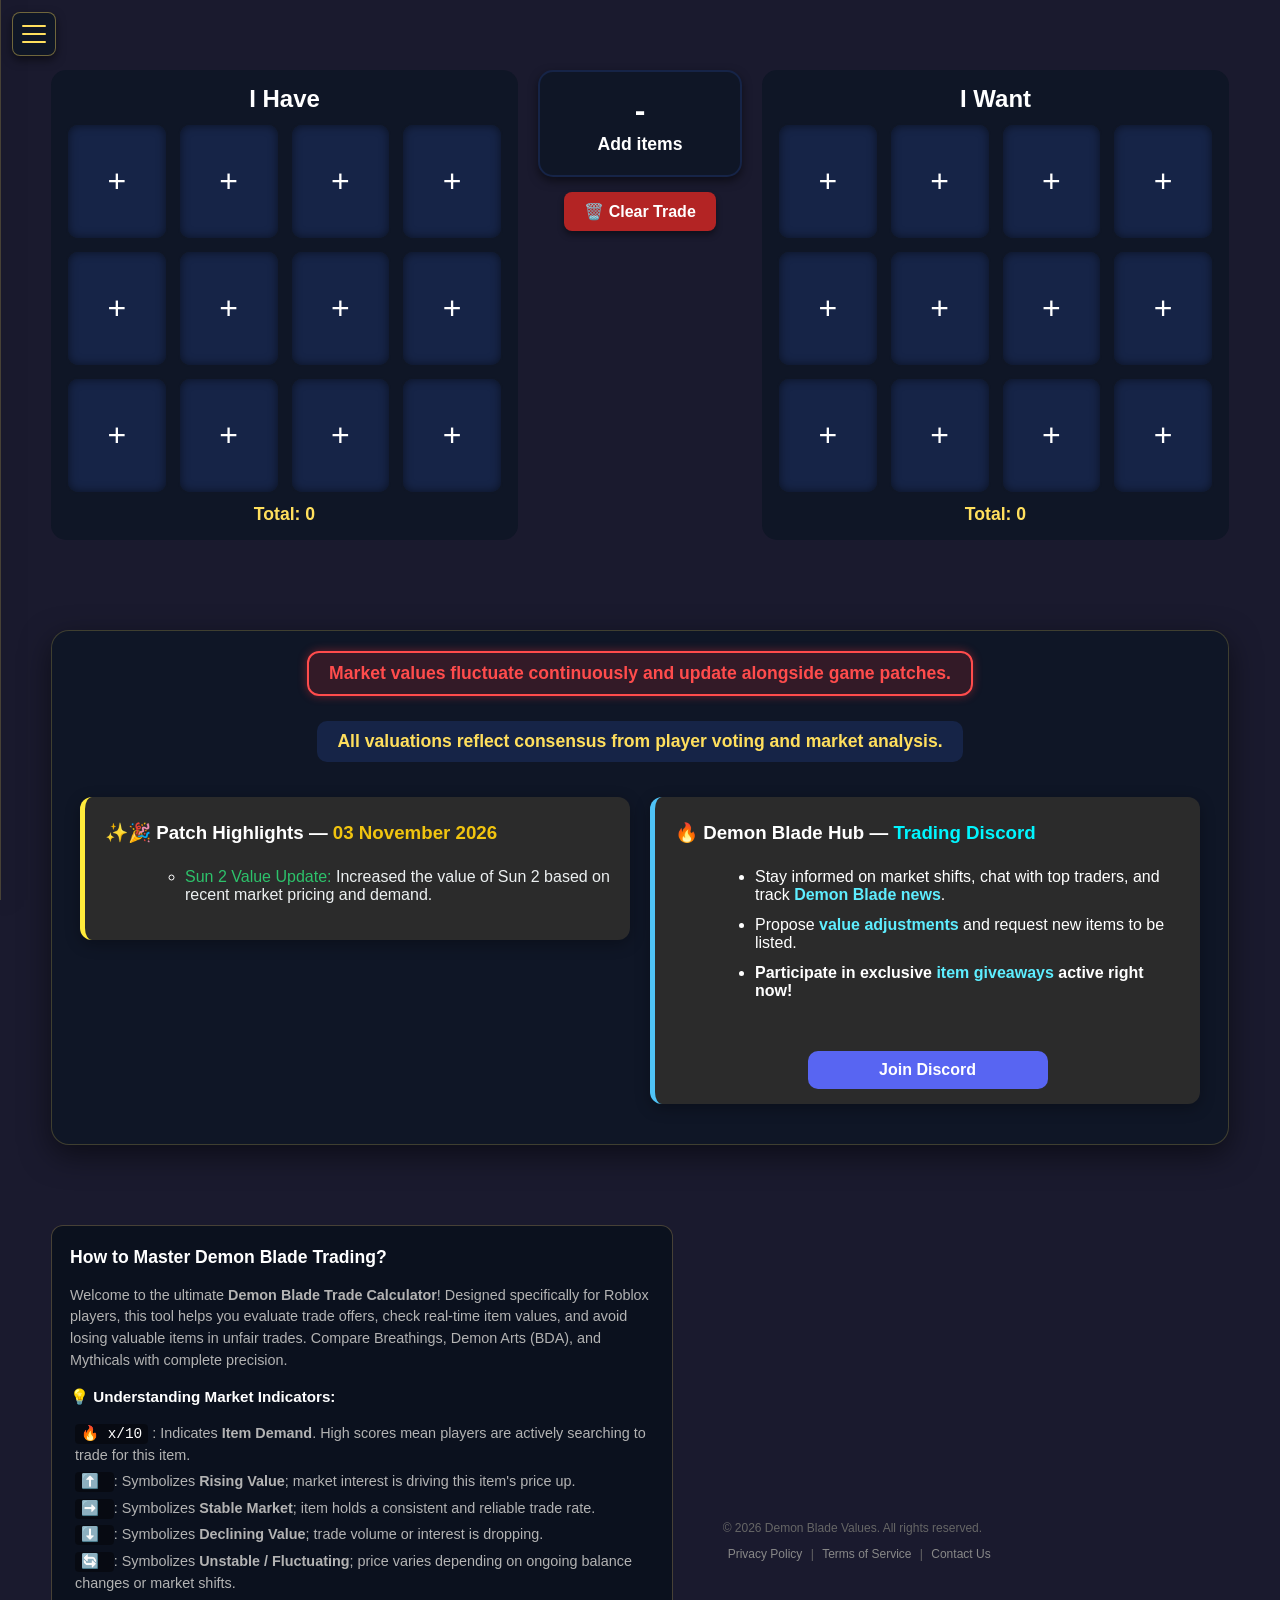
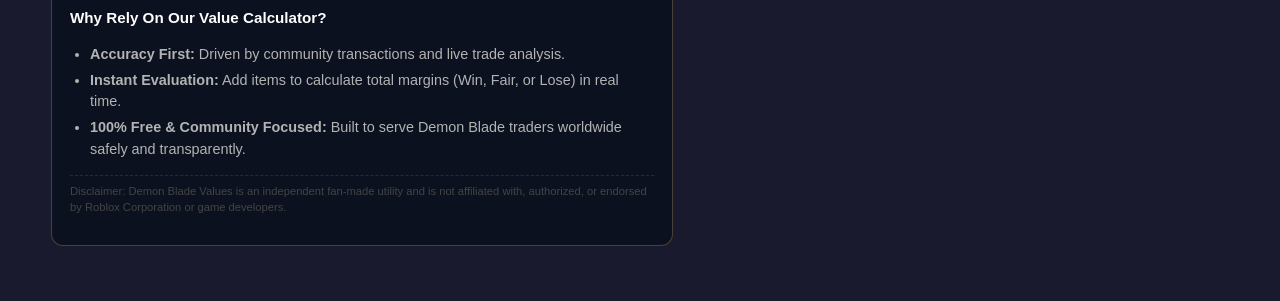
<file: index.html>
<!DOCTYPE html>
<html lang="en">
<head>
<meta charset="UTF-8">
<meta name="viewport" content="width=device-width, initial-scale=1.0">    
<title>Demon Blade Trade Calculator & Value Guide — Trading Hub</title>

<!-- Canonical URL الصريح والمطابق للموقع الجديد -->
<link rel="canonical" href="https://demon-blade-values.vercel.app/">
<link rel="icon" type="image/png" href="/images/favicon.png">
<link rel="shortcut icon" type="image/png" href="/images/favicon.png">
<link rel="apple-touch-icon" href="/images/favicon.png">
  
<meta name="description" content="Calculate real-time trade values for Demon Blade on Roblox. Check demand ratings, price trends, and item values for Moon, Sun, Breathings, BDAs, and Mythical items. Updated 2026.">
<meta name="keywords" content="demon blade trade calculator, demon blade values 2026, demon blade roblox value list, breathing style values, blood demon art values, demon blade tier list, moon breathing trade value, sun breathing value">

<!-- Open Graph / Facebook -->
<meta property="og:title" content="Demon Blade Trade Value Calculator & Tier List 2026">
<meta property="og:description" content="Analyze fair trades, track item demand rates, and discover up-to-date Demon Blade trading values for Roblox players.">
<meta property="og:image" content="https://res.cloudinary.com/dmzlyizfv/image/upload/v1761776738/Capture_d_%C3%A9cran_2025-10-29_232519_zrnwtp.jpg">
<meta property="og:type" content="website">
<meta property="og:url" content="https://demon-blade-values.vercel.app/">

<!-- Twitter -->
<meta name="twitter:card" content="summary_large_image">
<meta name="twitter:title" content="Demon Blade Trade Value Calculator & Tier List 2026">
<meta name="twitter:description" content="Analyze fair trades, track item demand rates, and discover up-to-date Demon Blade trading values for Roblox players.">
<meta name="twitter:image" content="https://res.cloudinary.com/dmzlyizfv/image/upload/v1761776738/Capture_d_%C3%A9cran_2025-10-29_232519_zrnwtp.jpg">

<!-- Google Analytics -->
<script async src="https://www.googletagmanager.com/gtag/js?id=G-79HD66FNCK"></script>
<script>
  window.dataLayer = window.dataLayer || [];
  function gtag(){dataLayer.push(arguments);}
  gtag('js', new Date());
  gtag('config', 'G-79HD66FNCK');
</script>

<!-- Schema Structured Data (Organization) -->
<script type="application/ld+json">
{
  "@context": "https://schema.org",
  "@type": "Organization",
  "name": "Demon Blade Values",
  "url": "https://demon-blade-values.vercel.app/",
  "logo": "https://demon-blade-values.vercel.app/images/favicon.png",
  "sameAs": [
    "https://discord.gg/zU2vV78j2F"
  ]
}
</script>

<!-- Schema Structured Data (WebSite) -->
<script type="application/ld+json">
{
  "@context": "https://schema.org",
  "@type": "WebSite",
  "name": "Demon Blade Trade Calculator",
  "url": "https://demon-blade-values.vercel.app/",
  "image": "https://res.cloudinary.com/dmzlyizfv/image/upload/v1761776738/Capture_d_%C3%A9cran_2025-10-29_232519_zrnwtp.jpg",
  "description": "Interactive trading value hub and calculator for Demon Blade Roblox players."
}
</script>

<!-- Schema Structured Data (FAQ Page for Better Search Visibility) -->
<script type="application/ld+json">
{
  "@context": "https://schema.org",
  "@type": "FAQPage",
  "mainEntity": [
    {
      "@type": "Question",
      "name": "How does the Demon Blade Trade Calculator work?",
      "acceptedAnswer": {
        "@type": "Answer",
        "text": "Simply select items for both 'You' and 'Them' columns. The tool automatically sums up total values, calculates win/loss margins, and advises if a trade is a Win, Fair, or Loss."
      }
    },
    {
      "@type": "Question",
      "name": "Are item demand values updated regularly?",
      "acceptedAnswer": {
        "@type": "Answer",
        "text": "Yes, trading metrics and demand scores (out of 10) are adjusted based on community feedback and active market trends."
      }
    }
  ]
}
</script>

<!-- ربط ملف CSS -->
<link rel="stylesheet" href="css.css">

</head>
<body>

<div class="container">
  <div class="column" id="player">
    <div class="title" style="text-align: justify;">I Have</div>
    <div class="grid" id="playerGrid"></div>
    <div class="total" id="playerTotal">Total: 0</div>
  </div>
  <div class="center-column">
    <div id="tradeStatusBox">
      <div id="statusTitle" style="color: white;">-</div>
      <div id="statusDiff">Add items</div>
    </div>
    <button id="clearTradeBtn">🗑️ Clear Trade</button>
  </div>
  <div class="column" id="opponent">
    <div class="title">I Want</div>
    <div class="grid" id="opponentGrid"></div>
    <div class="total" id="opponentTotal">Total: 0</div>
  </div>
</div>

<div id="itemModal" class="modal">
  <div class="modal-content">
    <div class="modal-header">
      <div class="search-container">
        <input type="text" id="searchInput" placeholder="Search item..." class="search-input" /> 
        <button id="closeModal" class="close-btn">✖</button>
      </div>
      <div class="sort-bar" style="display: flex; gap: 10px; margin-top: 5px;"></div>
    </div>
    <div class="available-items-section">
      <div class="available-items-header">
        <span>Available Items</span> 
        <span class="item-count">0</span>
      </div>
      <div id="modalItems" class="modal-grid"></div>
    </div>
  </div>
</div>

<!-- حاوية التعليقات والتحديثات والديسكورد المدمجة -->
<div id="commentsSection">
    
    <!-- الجمل التنبيهية -->
    <div id="refreshNotice"><strong>Market values fluctuate continuously and update alongside game patches.</strong></div>
    <div id="commentNotice"><strong>All valuations reflect consensus from player voting and market analysis.</strong></div>
    
    <div class="boxes-wrapper">
      <!-- بوكس التحديثات -->
     <!-- بوكس التحديثات -->
    <div class="updates-box">
    <h3>✨🎉 Patch Highlights — <span style="color: #f1c40f;">03 November 2026</span></h3>
    <ul>
        <li style="list-style-type: none;">
            <ul>
                <li><span style="color: #2dc26b;">Sun 2 Value Update:</span> <span style="color: #ecf0f1;">Increased the value of Sun 2 based on recent market pricing and demand.</span></li>
            </ul>
        </li>
    </ul>
</div>

      <!-- بوكس الديسكورد -->
      <div class="discord-box">
          <h3>🔥 Demon Blade Hub — <span style="color: #00f6ff;"> Trading Discord</span></h3>
          <ul>
              <li>Stay informed on market shifts, chat with top traders, and track <span style="color: #5eeeff;"><b>Demon Blade news</b></span>.</li>
              <li>Propose <span style="color: #5eeeff;"><b>value adjustments</b></span> and request new items to be listed.</li>
              <li><b>Participate in exclusive <span style="color: #5eeeff;">item giveaways</span> active right now!</b></li>
          </ul>
          <a href="https://discord.gg/zU2vV78j2F" target="_blank" rel="noopener">Join Discord</a>
      </div>
    </div>
</div>
 
<div class="footer-container">

    <section class="info-section">
        <h2>How to Master Demon Blade Trading?</h2>
        <p>Welcome to the ultimate <strong>Demon Blade Trade Calculator</strong>! Designed specifically for Roblox players, this tool helps you evaluate trade offers, check real-time item values, and avoid losing valuable items in unfair trades. Compare Breathings, Demon Arts (BDA), and Mythicals with complete precision.</p>
        
        <h3>💡 Understanding Market Indicators:</h3>
        <ul style="list-style-type: none; padding-left: 5px;">
            <li><span class="indicator-explain">🔥 x/10</span> : Indicates <strong>Item Demand</strong>. High scores mean players are actively searching to trade for this item.</li>
            <li><span class="indicator-explain">⬆️ </span> : Symbolizes <strong>Rising Value</strong>; market interest is driving this item's price up.</li>
            <li><span class="indicator-explain">➡️ </span> : Symbolizes <strong>Stable Market</strong>; item holds a consistent and reliable trade rate.</li>
            <li><span class="indicator-explain">⬇️ </span> : Symbolizes <strong>Declining Value</strong>; trade volume or interest is dropping.</li>
            <li><span class="indicator-explain">🔄 </span> : Symbolizes <strong>Unstable / Fluctuating</strong>; price varies depending on ongoing balance changes or market shifts.</li>
        </ul>
        
        <h3>Why Rely On Our Value Calculator?</h3>
        <ul>
            <li><strong>Accuracy First:</strong> Driven by community transactions and live trade analysis.</li>
            <li><strong>Instant Evaluation:</strong> Add items to calculate total margins (Win, Fair, or Lose) in real time.</li>
            <li><strong>100% Free & Community Focused:</strong> Built to serve Demon Blade traders worldwide safely and transparently.</li>
        </ul>
        
        <p class="disclaimer">Disclaimer: Demon Blade Values is an independent fan-made utility and is not affiliated with, authorized, or endorsed by Roblox Corporation or game developers.</p>
    </section>

    <footer class="site-footer">
        <p>© 2026 Demon Blade Values. All rights reserved.</p>
        <div class="footer-links">
            <a href="privacy.html" target="_blank">Privacy Policy</a> | 
            <a href="terms.html" target="_blank">Terms of Service</a> | 
            <a href="contact.html" target="_blank">Contact Us</a>
        </div>
    </footer>

</div>

<!-- ربط ملف JavaScript -->
<script src="js.js"></script>
  
<!-- Navigation Toggle Button -->
<button class="sidebar-toggle-btn" id="sidebarToggle" aria-label="Toggle Navigation">
  <div class="hamburger-box">
    <span class="hamburger-bar"></span>
    <span class="hamburger-bar"></span>
    <span class="hamburger-bar"></span>
  </div>
</button>

<!-- Navigation Menu Bar -->
<aside class="floating-sidebar" id="floatingSidebar">
  <div class="sidebar-inner">
    <!-- Top Main Links -->
    <nav class="sidebar-nav">
      <a href="index.html" class="sidebar-link active">
        <span class="icon">⚖️</span> Trade Calculator
      </a>
      <a href="coming-soon.html" class="sidebar-link">
      <span class="icon">⚔️</span> Raids & Bosses
      </a>
      <a href="https://discord.gg/zU2vV78j2F" target="_blank" class="sidebar-link">
        <span class="icon">💬</span> Discord Community
      </a>
    </nav>

    <!-- Bottom Extra Links (Only visible when open) -->
    <div class="sidebar-footer-links">
      <a href="contact.html">Contact Us</a>
      <span class="sep">•</span>
      <a href="privacy.html">Privacy Policy</a>
      <span class="sep">•</span>
      <a href="terms.html">Terms</a>
    </div>
  </div>
</aside>

<div class="sidebar-backdrop" id="sidebarBackdrop"></div>
</body>
</html>
</file>
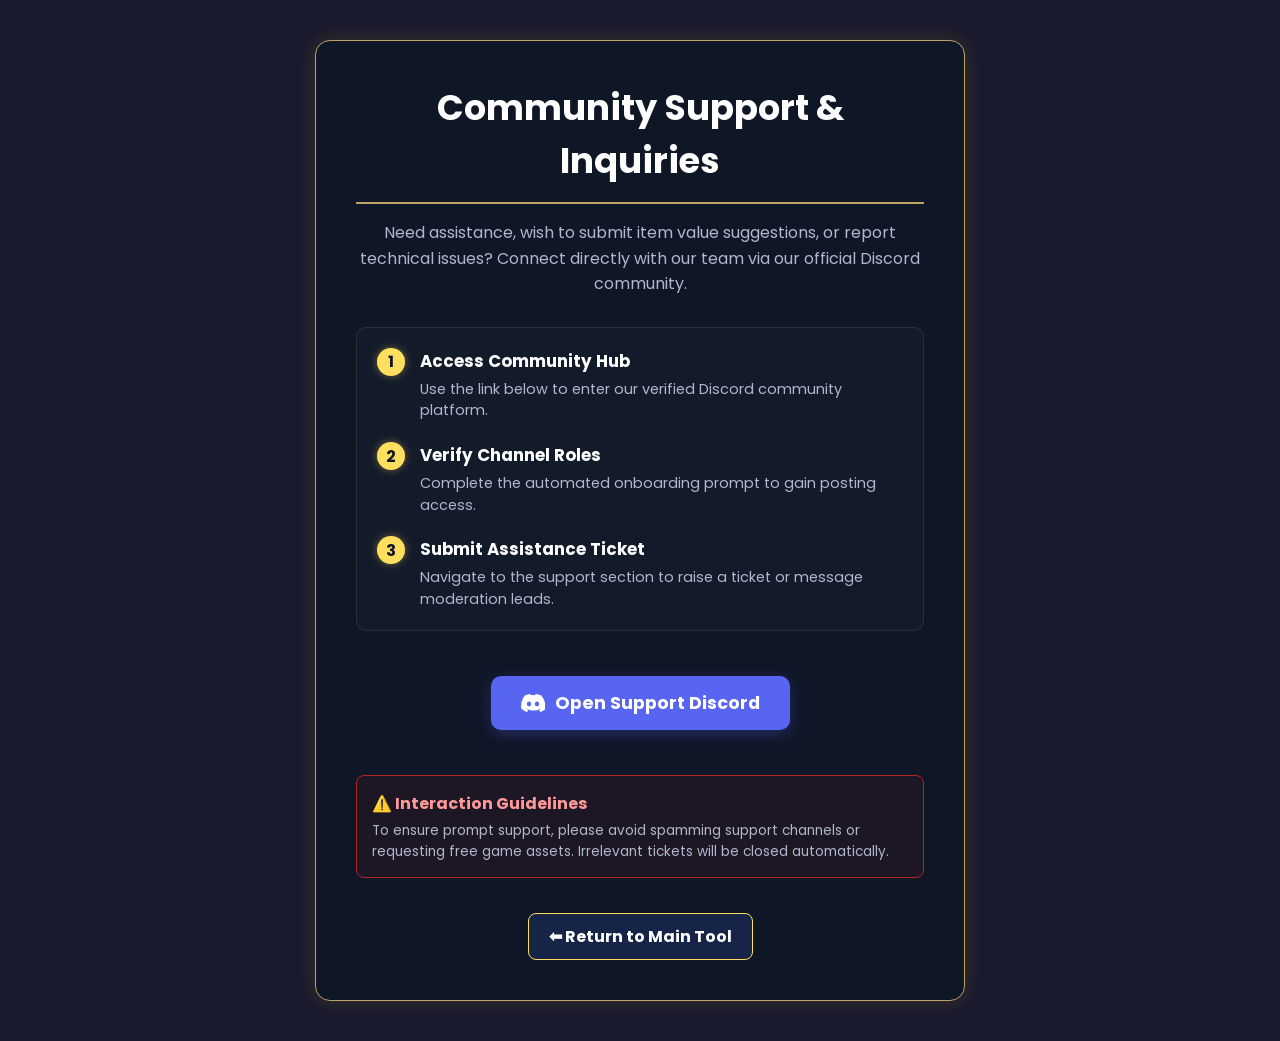
<file: contact.html>
<!DOCTYPE html>
<html lang="en">
<head>
    <meta charset="UTF-8">
    <meta name="viewport" content="width=device-width, initial-scale=1.0">
    <title>Contact & Support Portal — Demon Blade Values</title>
    
    <!-- Canonical URL الخاص بالصفحة -->
    <link rel="canonical" href="https://demon-blade-values.vercel.app/contact.html">
    <link href="https://fonts.googleapis.com/css2?family=Poppins:wght@300;400;600;700&display=swap" rel="stylesheet">
    <link rel="icon" type="image/png" href="/images/favicon.png">

    <style>
        body { font-family: 'Poppins', sans-serif; background-color: #1a1a2e; color: #ccc; margin: 0; padding: 40px 20px; display: flex; flex-direction: column; align-items: center; min-height: 100vh; box-sizing: border-box; }
        .contact-container { width: 100%; max-width: 650px; background-color: #0f1626; padding: 40px; border-radius: 15px; border: 1px solid #bfa368; box-shadow: 0 0 20px rgba(241, 196, 15, 0.15); box-sizing: border-box; text-align: center; }
        h1 { color: #fff; font-size: 2.2rem; margin-top: 0; margin-bottom: 10px; border-bottom: 2px solid #bfa368; padding-bottom: 15px; }
        .subtitle { color: #b0b8c9; font-size: 1rem; margin-bottom: 30px; line-height: 1.6; }
        .steps-wrapper { text-align: left; margin: 25px 0; background: rgba(255, 255, 255, 0.02); padding: 20px; border-radius: 10px; border: 1px solid rgba(191, 163, 104, 0.15); }
        .step-item { display: flex; align-items: flex-start; gap: 15px; margin-bottom: 20px; }
        .step-item:last-child { margin-bottom: 0; }
        .step-number { background-color: #ffdf5d; color: #0f1626; font-weight: bold; width: 28px; height: 28px; border-radius: 50%; display: flex; align-items: center; justify-content: center; flex-shrink: 0; box-shadow: 0 0 8px rgba(255, 223, 93, 0.4); }
        .step-text h3 { margin: 0 0 5px 0; color: #fff; font-size: 1.05rem; }
        .step-text p { margin: 0; color: #b0b8c9; font-size: 0.9rem; line-height: 1.5; }
        .btn-discord { display: inline-flex; align-items: center; justify-content: center; gap: 10px; margin: 20px 0; padding: 14px 30px; background-color: #5865F2; color: #fff; text-decoration: none; border-radius: 10px; font-weight: 700; font-size: 1.1rem; transition: all 0.3s ease; box-shadow: 0 4px 15px rgba(88, 101, 242, 0.3); }
        .btn-discord:hover { background-color: #4752c4; transform: translateY(-3px); box-shadow: 0 6px 20px rgba(88, 101, 242, 0.5); }
        .btn-discord svg { width: 24px; height: 24px; fill: #fff; }
        .warning-box { background-color: rgba(179, 36, 36, 0.08); border: 1px solid #b32424; padding: 15px; border-radius: 8px; margin: 25px 0 15px 0; text-align: left; }
        .warning-box h4 { margin: 0 0 5px 0; color: #ff9999; font-size: 1rem; display: flex; align-items: center; gap: 8px; }
        .warning-box p { margin: 0; color: #b0b8c9; font-size: 0.85rem; line-height: 1.5; }
        .btn-back { display: inline-block; margin-top: 20px; padding: 10px 20px; background-color: #162447; color: #fff; text-decoration: none; border-radius: 8px; border: 1px solid #ffdf5d; font-weight: bold; transition: all 0.3s ease; }
        .btn-back:hover { background-color: #ffdf5d; color: #0f1626; transform: scale(1.05); box-shadow: 0 0 10px rgba(255, 223, 93, 0.4); }
        @media screen and (max-width: 600px) { body { padding: 20px 10px; } .contact-container { padding: 25px 15px; } h1 { font-size: 1.8rem; } }
    </style>
</head>
<body>

    <div class="contact-container">
        <h1>Community Support & Inquiries</h1>
        <p class="subtitle">Need assistance, wish to submit item value suggestions, or report technical issues? Connect directly with our team via our official Discord community.</p>

        <div class="steps-wrapper">
            <div class="step-item">
                <div class="step-number">1</div>
                <div class="step-text">
                    <h3>Access Community Hub</h3>
                    <p>Use the link below to enter our verified Discord community platform.</p>
                </div>
            </div>
            <div class="step-item">
                <div class="step-number">2</div>
                <div class="step-text">
                    <h3>Verify Channel Roles</h3>
                    <p>Complete the automated onboarding prompt to gain posting access.</p>
                </div>
            </div>
            <div class="step-item">
                <div class="step-number">3</div>
                <div class="step-text">
                    <h3>Submit Assistance Ticket</h3>
                    <p>Navigate to the support section to raise a ticket or message moderation leads.</p>
                </div>
            </div>
        </div>

        <a href="https://discord.gg/zU2vV78j2F" target="_blank" class="btn-discord">
            <svg viewBox="0 0 127.14 96.36" xmlns="http://www.w3.org/2000/svg"><path d="M107.7,8.07A105.15,105.15,0,0,0,77.26,0a77.19,77.19,0,0,0-3.3,6.83A96.67,96.67,0,0,0,53.22,6.83,77.19,77.19,0,0,0,49.88,0,105.15,105.15,0,0,0,19.44,8.07C3.66,31.58-1.86,54.65,1,77.53A105.73,105.73,0,0,0,32,96.36a77.7,77.7,0,0,0,6.63-10.85,68.43,68.43,0,0,1-10.4-5c.87-.64,1.71-1.32,2.51-2a75.7,75.7,0,0,0,72.6,0c.8.71,1.64,1.39,2.51,2a68.44,68.44,0,0,1-10.4,5,77.7,77.7,0,0,0,6.63,10.85,105.73,105.73,0,0,0,31-18.83C129.91,50.2,123.81,27.31,107.7,8.07ZM42.45,65.69C36.18,65.69,31,60,31,53S36.18,40.36,42.45,40.36,53.83,46,53.83,53,48.72,65.69,42.45,65.69Zm42.24,0C78.41,65.69,73.24,60,73.24,53S78.41,40.36,84.69,40.36,96.07,46,96.07,53,91,65.69,84.69,65.69Z"/></svg>
            Open Support Discord
        </a>

        <div class="warning-box">
            <h4>⚠️ Interaction Guidelines</h4>
            <p>To ensure prompt support, please avoid spamming support channels or requesting free game assets. Irrelevant tickets will be closed automatically.</p>
        </div>

        <div style="text-align: center;">
            <a href="index.html" class="btn-back">⬅ Return to Main Tool</a>
        </div>
    </div>

</body>
</html>
</file>
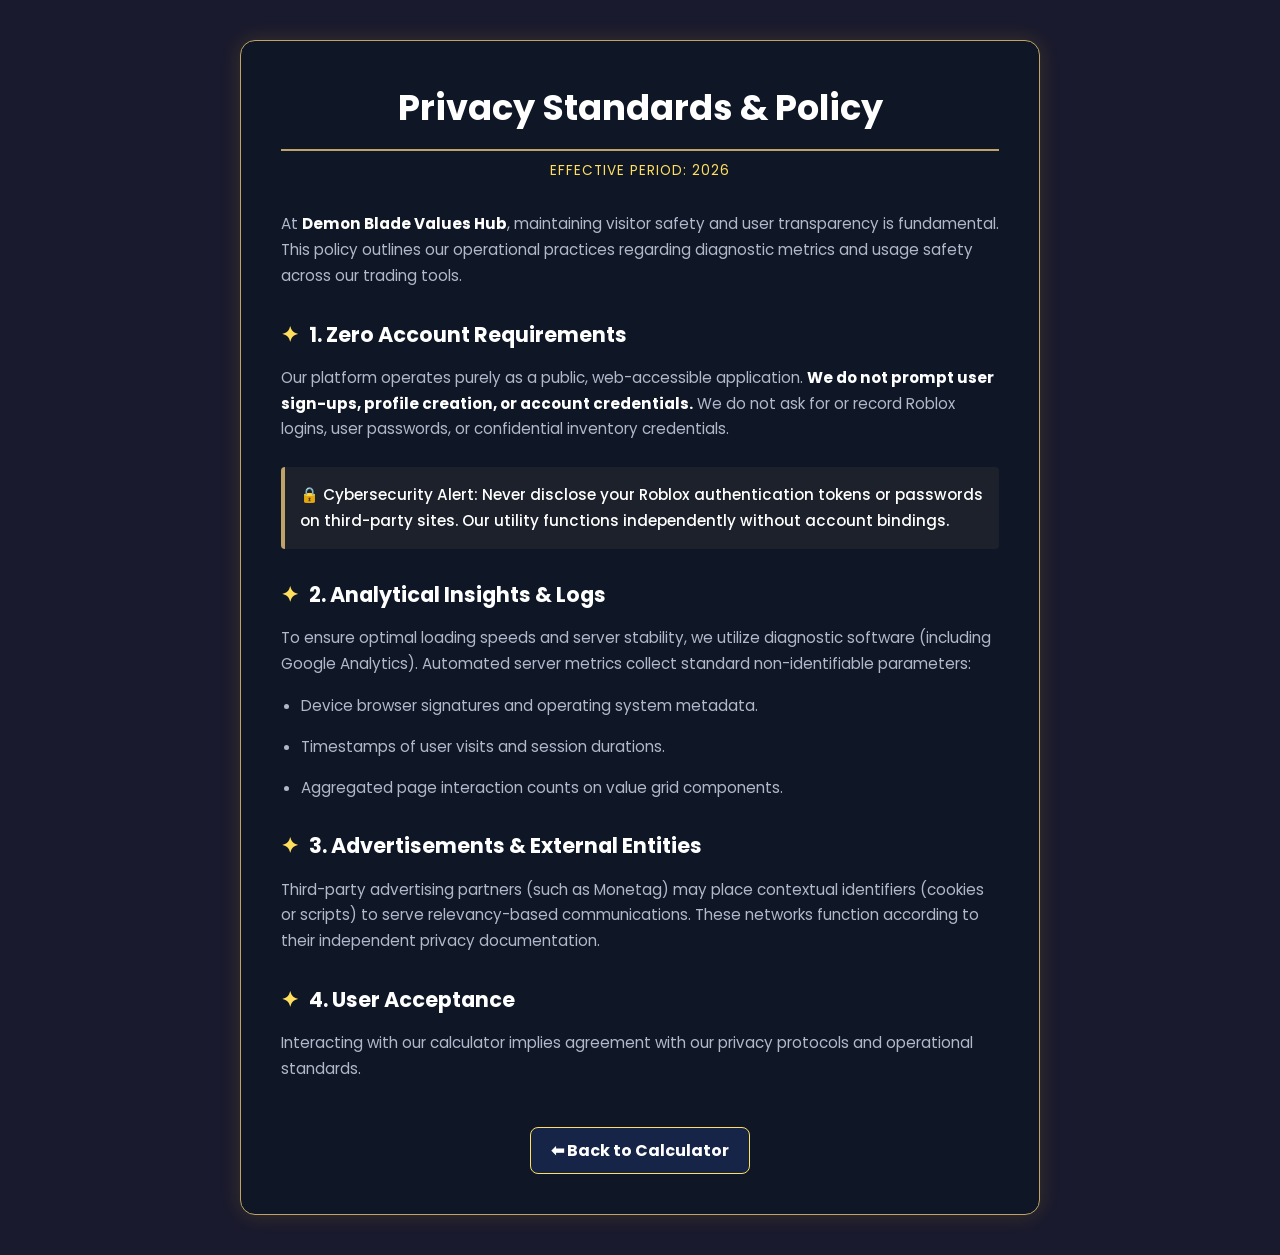
<file: privacy.html>
<!DOCTYPE html>
<html lang="en">
<head>
    <meta charset="UTF-8">
    <meta name="viewport" content="width=device-width, initial-scale=1.0">
    <title>Privacy Standard & Data Guidelines — Demon Blade Values</title>
    
    <!-- Canonical URL الخاص بالصفحة لتفادي النسخ المكررة -->
    <link rel="canonical" href="https://demon-blade-values.vercel.app/privacy.html">
    <link href="https://fonts.googleapis.com/css2?family=Poppins:wght@300;400;600;700&display=swap" rel="stylesheet">
    <link rel="icon" type="image/png" href="/images/favicon.png">

    <style>
        body { font-family: 'Poppins', sans-serif; background-color: #1a1a2e; color: #ccc; margin: 0; padding: 40px 20px; display: flex; flex-direction: column; align-items: center; min-height: 100vh; box-sizing: border-box; }
        .privacy-container { width: 100%; max-width: 800px; background-color: #0f1626; padding: 40px; border-radius: 15px; border: 1px solid #bfa368; box-shadow: 0 0 20px rgba(241, 196, 15, 0.15); box-sizing: border-box; }
        h1 { color: #fff; font-size: 2.2rem; margin-top: 0; margin-bottom: 10px; border-bottom: 2px solid #bfa368; padding-bottom: 15px; text-align: center; }
        .last-updated { font-size: 0.85rem; color: #ffdf5d; text-align: center; margin-bottom: 30px; text-transform: uppercase; letter-spacing: 1px; }
        h2 { color: #fff; font-size: 1.3rem; margin-top: 30px; margin-bottom: 15px; display: flex; align-items: center; gap: 10px; }
        h2::before { content: "✦"; color: #ffdf5d; }
        p, li { line-height: 1.7; font-size: 0.95rem; margin-bottom: 15px; color: #b0b8c9; }
        ul { padding-left: 20px; margin-bottom: 20px; }
        strong { color: #fff; }
        .highlight-box { background-color: rgba(191, 163, 104, 0.08); border-left: 4px solid #bfa368; padding: 15px; border-radius: 4px; margin: 25px 0; }
        .highlight-box p { margin: 0; color: #fff; font-weight: 500; }
        .btn-back { display: inline-block; margin-top: 30px; padding: 10px 20px; background-color: #162447; color: #fff; text-decoration: none; border-radius: 8px; border: 1px solid #ffdf5d; font-weight: bold; transition: all 0.3s ease; text-align: center; }
        .btn-back:hover { background-color: #ffdf5d; color: #0f1626; transform: scale(1.05); box-shadow: 0 0 10px rgba(255, 223, 93, 0.4); }
        @media screen and (max-width: 600px) { body { padding: 20px 10px; } .privacy-container { padding: 20px; } h1 { font-size: 1.7rem; } }
    </style>
</head>
<body>

    <div class="privacy-container">
        <h1>Privacy Standards & Policy</h1>
        <div class="last-updated">Effective Period: 2026</div>

        <p>At <strong>Demon Blade Values Hub</strong>, maintaining visitor safety and user transparency is fundamental. This policy outlines our operational practices regarding diagnostic metrics and usage safety across our trading tools.</p>

        <h2>1. Zero Account Requirements</h2>
        <p>Our platform operates purely as a public, web-accessible application. <strong>We do not prompt user sign-ups, profile creation, or account credentials.</strong> We do not ask for or record Roblox logins, user passwords, or confidential inventory credentials.</p>

        <div class="highlight-box">
            <p>🔒 Cybersecurity Alert: Never disclose your Roblox authentication tokens or passwords on third-party sites. Our utility functions independently without account bindings.</p>
        </div>

        <h2>2. Analytical Insights & Logs</h2>
        <p>To ensure optimal loading speeds and server stability, we utilize diagnostic software (including Google Analytics). Automated server metrics collect standard non-identifiable parameters:</p>
        <ul>
            <li>Device browser signatures and operating system metadata.</li>
            <li>Timestamps of user visits and session durations.</li>
            <li>Aggregated page interaction counts on value grid components.</li>
        </ul>

        <h2>3. Advertisements & External Entities</h2>
        <p>Third-party advertising partners (such as Monetag) may place contextual identifiers (cookies or scripts) to serve relevancy-based communications. These networks function according to their independent privacy documentation.</p>

        <h2>4. User Acceptance</h2>
        <p>Interacting with our calculator implies agreement with our privacy protocols and operational standards.</p>

        <div style="text-align: center;">
            <a href="index.html" class="btn-back">⬅ Back to Calculator</a>
        </div>
    </div>

</body>
</html>
</file>
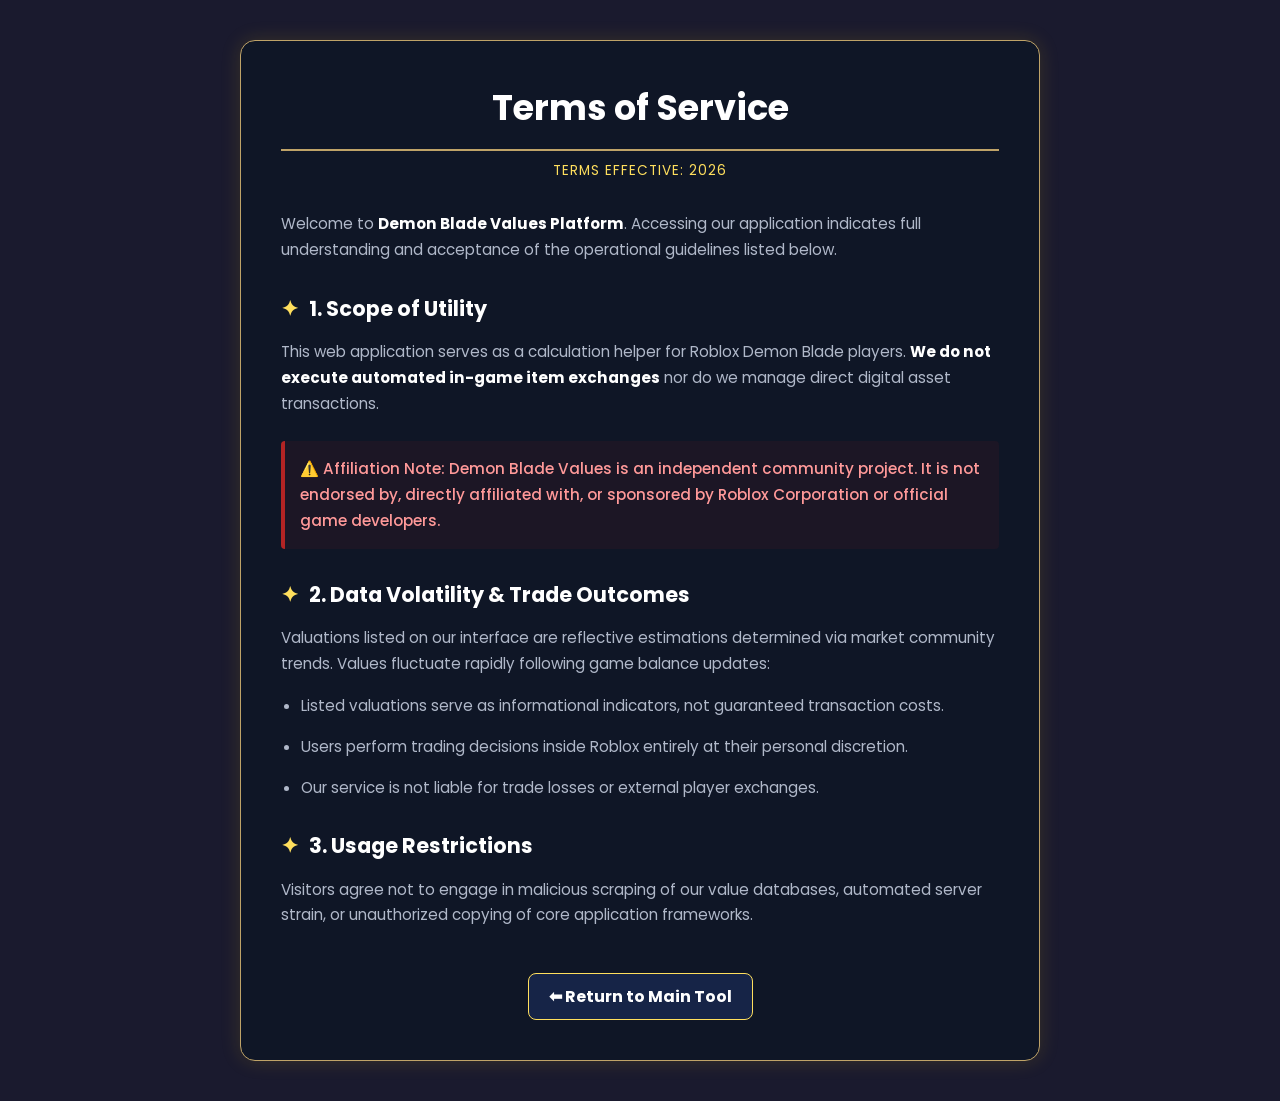
<file: terms.html>
<!DOCTYPE html>
<html lang="en">
<head>
    <meta charset="UTF-8">
    <meta name="viewport" content="width=device-width, initial-scale=1.0">
    <title>Terms of Service & Usage Conditions — Demon Blade Values</title>
    
    <!-- Canonical URL الخاص بالصفحة -->
    <link rel="canonical" href="https://demon-blade-values.vercel.app/terms.html">
    <link href="https://fonts.googleapis.com/css2?family=Poppins:wght@300;400;600;700&display=swap" rel="stylesheet">
    <link rel="icon" type="image/png" href="/images/favicon.png">
    <style>
        body { font-family: 'Poppins', sans-serif; background-color: #1a1a2e; color: #ccc; margin: 0; padding: 40px 20px; display: flex; flex-direction: column; align-items: center; min-height: 100vh; box-sizing: border-box; }
        .terms-container { width: 100%; max-width: 800px; background-color: #0f1626; padding: 40px; border-radius: 15px; border: 1px solid #bfa368; box-shadow: 0 0 20px rgba(241, 196, 15, 0.15); box-sizing: border-box; }
        h1 { color: #fff; font-size: 2.2rem; margin-top: 0; margin-bottom: 10px; border-bottom: 2px solid #bfa368; padding-bottom: 15px; text-align: center; }
        .last-updated { font-size: 0.85rem; color: #ffdf5d; text-align: center; margin-bottom: 30px; text-transform: uppercase; letter-spacing: 1px; }
        h2 { color: #fff; font-size: 1.3rem; margin-top: 30px; margin-bottom: 15px; display: flex; align-items: center; gap: 10px; }
        h2::before { content: "✦"; color: #ffdf5d; }
        p, li { line-height: 1.7; font-size: 0.95rem; margin-bottom: 15px; color: #b0b8c9; }
        ul { padding-left: 20px; margin-bottom: 20px; }
        strong { color: #fff; }
        .alert-box { background-color: rgba(179, 36, 36, 0.08); border-left: 4px solid #b32424; padding: 15px; border-radius: 4px; margin: 25px 0; }
        .alert-box p { margin: 0; color: #ff9999; font-weight: 500; }
        .btn-back { display: inline-block; margin-top: 30px; padding: 10px 20px; background-color: #162447; color: #fff; text-decoration: none; border-radius: 8px; border: 1px solid #ffdf5d; font-weight: bold; transition: all 0.3s ease; text-align: center; }
        .btn-back:hover { background-color: #ffdf5d; color: #0f1626; transform: scale(1.05); box-shadow: 0 0 10px rgba(255, 223, 93, 0.4); }
        @media screen and (max-width: 600px) { body { padding: 20px 10px; } .terms-container { padding: 20px; } h1 { font-size: 1.7rem; } }
    </style>
</head>
<body>

    <div class="terms-container">
        <h1>Terms of Service</h1>
        <div class="last-updated">Terms Effective: 2026</div>

        <p>Welcome to <strong>Demon Blade Values Platform</strong>. Accessing our application indicates full understanding and acceptance of the operational guidelines listed below.</p>

        <h2>1. Scope of Utility</h2>
        <p>This web application serves as a calculation helper for Roblox Demon Blade players. <strong>We do not execute automated in-game item exchanges</strong> nor do we manage direct digital asset transactions.</p>

        <div class="alert-box">
            <p>⚠️ Affiliation Note: Demon Blade Values is an independent community project. It is not endorsed by, directly affiliated with, or sponsored by Roblox Corporation or official game developers.</p>
        </div>

        <h2>2. Data Volatility & Trade Outcomes</h2>
        <p>Valuations listed on our interface are reflective estimations determined via market community trends. Values fluctuate rapidly following game balance updates:</p>
        <ul>
            <li>Listed valuations serve as informational indicators, not guaranteed transaction costs.</li>
            <li>Users perform trading decisions inside Roblox entirely at their personal discretion.</li>
            <li>Our service is not liable for trade losses or external player exchanges.</li>
        </ul>

        <h2>3. Usage Restrictions</h2>
        <p>Visitors agree not to engage in malicious scraping of our value databases, automated server strain, or unauthorized copying of core application frameworks.</p>

        <div style="text-align: center;">
            <a href="index.html" class="btn-back">⬅ Return to Main Tool</a>
        </div>
    </div>

</body>
</html>
</file>
<file: css.css>
body { font-family: 'Poppins', sans-serif; background-color: #1a1a2e; color: white; display: flex; flex-direction: column; align-items: center; margin: 0; padding: 20px; min-height: 100vh; }
.container {
    display: flex;
    justify-content: center; /* توسيط العناصر بدلاً من space-between */
    flex-wrap: wrap;       /* للسماح للعناصر بالنزول لسطر جديد عند ضيق المساحة */
    width: 95%;           /* زيادة العرض قليلاً في الشاشات الصغيرة */
    max-width: 1200px;
    margin: 50px auto;
    gap: 20px;
}

/* تحديثات الـ Column لإضافة الحواف التفاعلية */
.column { 
    display: flex; 
    flex-direction: column; 
    align-items: center; 
    background-color: #0f1626; 
    padding: 15px; 
    border-radius: 15px; 
    flex: 1; /* جعل العمود يأخذ مساحة متساوية */
    min-width: 320px; /* ضمان عدم صغر العمود عن حجم الشبكة */
    max-width: 450px; /* تحديد أقصى عرض ليبقى التصميم متوازناً */ }

.title { font-size: 1.5rem; font-weight: bold; margin-bottom: 10px; }
.grid { 
    display: grid; 
    grid-template-columns: repeat(4, 1fr); 
    gap: 10px; 
    width: 100%; /* أساسي لمنع انكماش السلوتات الفارغة وظهورها بكامل حجمها */
    box-sizing: border-box; }

.slot { 
    width: 100%;
    aspect-ratio: 1 / 1.15; /* تم زيادة الطول قليلاً من 1.1 ليتسع للنص السفلي بالكامل */
    background-color: #162447; 
    border: 2px solid #0f1626; /* تم حذف الـ border المتقطع لمنح السلوت مظهراً نظيفاً */
    border-radius: 12px; 
    display: flex; 
    flex-direction: column; 
    justify-content: center; 
    align-items: center; 
    position: relative; 
    cursor: pointer; 
    transition: all 0.25s ease-in-out; 
    overflow: hidden; 
    box-shadow: inset 0 0 10px rgba(0,0,0,0.5);
    box-sizing: border-box; }
    
    .slot[data-item] {
    border: 2px solid #ffdf5d;
    background-color: #0f1626;
    box-shadow: 0 4px 10px rgba(0,0,0,0.6);
    display: flex;
    flex-direction: column;
    justify-content: flex-end; /* لدفع شريط المعلومات ليلتصق بالأسفل بشكل نظيف */
}
    .item-info-bar {
    width: 100%;
    height: auto; /* ترك الارتفاع مرن بحسب النص بدلاً من النسبة المئوية القاسية */
    min-height: 28px; /* ضمان مساحة حد أدنى لا تنكمش */
    flex-shrink: 0; /* منع المتصفح من سحق أو تصغير هذا الشريط نهائياً على الهاتف */
    background: #0b111e; 
    border-top: 1px solid #ffdf5d33;
    display: flex;
    flex-direction: column;
    justify-content: center;
    align-items: center;
    padding: 2px 1px;
    box-sizing: border-box;
    z-index: 2;
}

.slot:hover { transform: scale(1.05); background-color: #1b2a44; }
.plus { font-size: 2rem; color: white; }
.item-name { 
    color: #ffffff;
    font-size: clamp(0.55rem, 2.2vw, 0.75rem); /* رفعنا قيمة الـ vw لضمان وضوح الخط على الهاتف */
    font-weight: bold;
    text-align: center;
    white-space: nowrap;
    overflow: hidden;
    text-overflow: ellipsis; 
    width: 95%;}
.item-value {
    color: #ffdf5d; 
    font-size: clamp(0.5rem, 2vw, 0.7rem); /* رفعنا الحد الأدنى المرن */
    font-weight: 600;
    margin-top: 1px;
    line-height: 1;
}

.item-image { 
    width: 90%; 
    height: 55%; /* تقليل النسبة المئوية الافتراضية لمنع الصورة من دفع النص لأسفل */
    object-fit: contain; 
    margin: auto auto 2px auto; /* تمركز تلقائي ذكي يترك مساحة للنصوص والمؤشرات */
    z-index: 1; 
}

/* ------------------------------------------- */
/* أنماط صندوق الحالة (Trade Status Box)       */
/* ------------------------------------------- */
#tradeStatusBox {
    background-color: #0f1626;
    border-radius: 15px;
    padding: 20px;
    display: flex;
    flex-direction: column;
    align-items: center;
    justify-content: center;
    box-shadow: 0 4px 10px rgba(0,0,0,0.5);
    border: 2px solid #162447;
    min-width: 160px;
    text-align: center;
    transition: all 0.3s ease;
}
/* تنسيقات الحاوية الوسطى والزر الجديد */
.center-column {
    display: flex;
    flex-direction: column;
    align-items: center;
    gap: 15px; /* المسافة بين الصندوق والزر */
}

#clearTradeBtn {
    background-color: #b32424;
    color: white;
    border: none;
    border-radius: 8px;
    padding: 10px 20px;
    font-size: 1rem;
    font-weight: bold;
    font-family: 'Poppins', sans-serif;
    cursor: pointer;
    box-shadow: 0 4px 6px rgba(0,0,0,0.4);
    transition: all 0.3s ease;
}

#clearTradeBtn:hover {
    background-color: #ff3333;
    box-shadow: 0 0 12px rgba(255, 51, 51, 0.5);
    transform: scale(1.05); /* تأثير حركي خفيف يتماشى مع باقي الموقع */
}

/* تعديل الـ Responsive ليتماشى مع الحاوية الجديدة */
@media screen and (max-width: 900px) {
    .center-column { width: 100%; margin: 10px 0; }
    #tradeStatusBox { width: 100%; margin: 0; }
}
#statusTitle {
    font-size: 2rem;
    font-weight: bold;
    margin-bottom: 5px;
    text-transform: uppercase;
    transition: color 0.3s ease;
}
#statusDiff {
    font-size: 1.1rem;
    color: white;
    font-weight: 600;
}

/* ------------------------------------------- */
/* فئات تأثيرات الإضاءة (Glow Effects)         */
/* ------------------------------------------- */
.glow-win { box-shadow: 0 0 25px rgba(0, 255, 0, 0.5) !important; border-color: #00ff00 !important; }
.glow-lose { box-shadow: 0 0 25px rgba(255, 76, 76, 0.5) !important; border-color: #ff4c4c !important; }
.glow-fair { box-shadow: 0 0 25px rgba(255, 223, 93, 0.4) !important; border-color: #ffdf5d !important; }

/* ------------------------------------------- */
/* مؤشرات الطلب والاتجاه (Demand & Trend)      */
/* ------------------------------------------- */
.item-indicators {
    position: absolute;
    top: 4px;
    left: 4px;
    right: 4px;
    display: flex;
    justify-content: space-between;
    width: calc(100% - 8px);
    z-index: 10;
}
.demand-badge {
    background: rgba(0, 0, 0, 0.75);
    color: #ffdf5d;
    padding: 1px 4px;
    border-radius: 4px;
    font-size: clamp(0.45rem, 1.2vw, 0.6rem); /* حجم مرن جداً */
    font-weight: bold;
}

.trend-badge {
    background: rgba(0, 0, 0, 0.75);
    padding: 1px 3px;
    border-radius: 4px;
    display: flex;
    align-items: center;
    justify-content: center;
}

.total { margin-top:10px; font-size:1.1rem; font-weight:bold; color:#ffdf5d; }
#commentsSection { 
    width: 95%; 
    max-width: 1200px;
    margin: 40px auto;
    padding: 20px;
    background-color: #0f1626; 
    border: 1px solid #ffdf5d33; 
    border-radius: 18px;
    box-sizing: border-box;
    box-shadow: 0 10px 30px rgba(0,0,0,0.5);

    /* التعديل الجوهري هنا لترتيب المحتوى داخله عمودياً */
    display: flex;
    flex-direction: column;
    gap: 20px;
 }   
 .boxes-wrapper {
    display: flex;
    flex-direction: row; /* يظهران بجانب بعضهما */
    justify-content: center;
    align-items: stretch; /* لتوحيد الارتفاع تلقائياً لمظهر متناسق */
    gap: 20px;
    width: 100%;
    flex-wrap: wrap;
 }

/* ------------------------------------------- */
/* المودال وقوائمه                             */
/* ------------------------------------------- */
.modal { position: fixed; inset: 0; background: rgba(0, 0, 0, 0.75); display: flex; justify-content: center; align-items: center; z-index: 300; padding: 20px; overflow-y: auto; opacity: 0; pointer-events: none; transition: opacity 0.35s ease; }
.modal.active { opacity: 1; pointer-events: auto; }
.modal.closing { opacity: 0; pointer-events: none; }
.modal-content { width: 95%; max-width: 900px; max-height: 70vh; background: linear-gradient(145deg, #0f1626, #121b33); border-radius: 18px; padding: 15px; overflow-y: auto; box-shadow: 0 0 20px rgba(255, 215, 0, 0.3); border: 2px solid #ffdf5d; display: flex; flex-direction: column; opacity: 0; transform: translateY(60px); transition: opacity 0.35s ease, transform 0.35s ease; }
.modal.active .modal-content { opacity: 1; transform: translateY(0); }
.modal.closing .modal-content { opacity: 0; transform: translateY(60px); }
.modal-header { display: flex; flex-direction: column; gap: 10px; margin-bottom: 15px; }
.search-container { 
    display: flex; 
    align-items: center; /* لضمان توسط المدخل والأيقونة عمودياً */
    width: 100%; 
    max-width: 400px; /* تحديد أقصى عرض للشريط ليحتوي الـ X وينتهي بعدها بقليل */
    background: #162447; 
    border-radius: 10px; 
    padding: 6px 12px; 
    border: 1px solid #ffdf5d; 
    box-shadow: 0 0 8px rgba(255, 215, 0, 0.5); 
    box-sizing: border-box; }
.search-input { flex: 1; background: transparent; border: none; color: #fff; outline: none; padding: 0; font-size: 1rem; }
.close-btn {
    background: transparent; 
    border: none; 
    color: #fff; 
    cursor: pointer; 
    font-size: 1.1rem; 
    padding: 0 4px;
    margin-left: 10px; 
    display: flex;
    align-items: center;
    transition: color 0.2s; }
    .close-btn:hover { color: #ff4c4c; }
    
.sort-bar button { transition: all 0.2s; }
.sort-bar button:hover { transform: scale(1.05); box-shadow: 0 0 8px rgba(255,215,0,0.6); }
.available-items-section { background: #0f1626;  padding: 10px; border-radius: 12px; }
.available-items-header { display: flex; justify-content: space-between; align-items: center; margin-bottom: 10px; padding-bottom: 5px; border-bottom: 1px solid #ffdf5d; }
.available-items-header span { font-weight: 700; color: #fff; }
.available-items-header .item-count { color: #ffdf5d; font-size: 0.85rem; }
.modal-grid { display: grid; grid-template-columns: repeat(auto-fill, minmax(95px, 1fr)); gap: 30px 18px; justify-items: center; }

/* تعديل العنصر داخل المودال ليحمل المؤشرات */
.modal-item { background: linear-gradient(145deg, #162447, #1b2a44); border-radius: 10px; padding: 4px; text-align: center; cursor: pointer; transition: transform 0.2s, box-shadow 0.2s; box-shadow: 0 2px 6px rgba(255, 215, 0, 0.25); border: 1px solid #ffdf5d; width: 100%; box-sizing: border-box; position: relative; overflow: hidden; }
.modal-item:hover { transform: scale(1.05); box-shadow: 0 0 12px rgba(255, 215, 0, 0.6); }
.modal-item img { width: 100%; height: 75px; object-fit: contain; border-radius: 5px; border-bottom: 1px solid #ffdf5d; }
.modal-item .item-name { margin-top: 3px; font-size: 0.75rem; font-weight: bold; color: #fff; }
.modal-item .item-value { font-size: 0.7rem; color: #ffdf5d; margin-top: 1px; }

.modal-content::-webkit-scrollbar { width: 1px; height:1px; }
.modal-content::-webkit-scrollbar-thumb { background-color: #ffdf5d; border-radius: 10px; }
.modal-content::-webkit-scrollbar-track { background: #162447; }

/* Updates and Discord Boxes */
.updates-box, .discord-box { 

    flex: 1; 
    min-width: 280px; 
    max-width: 550px; 
    background-color: #162447; 
    border-radius: 12px; 
    padding: 20px 20px 10px 20px; /* تقليص الـ padding السفلي الثابت إلى 10px ليسمح بالانكماش للأعلى */
    color: #fff; 
    box-shadow: 0 4px 15px rgba(0,0,0,0.3); 
    box-sizing: border-box;
    display: flex;
    flex-direction: column;
    justify-content: flex-start; /* يضمن دفع المحتويات للأعلى وتقلص الصندوق بدقة */
    height: fit-content; /* يجعل ارتفاع الصندوق يتبع النص الداخلي فقط فيتقلص للأعلى تلقائياً */
    }

.updates-box { background: #2b2b2b; border-left: 5px solid #ffeb3b; }
.discord-box { background: #2b2b2b; border-left: 5px solid #4fc3f7; }
.discord-box a { display: inline-block; background: #5865F2; color: #ffffff; text-decoration: none; font-weight: bold; padding: 10px ; border-radius: 6px; transition: transform 0.2s, box-shadow 0.2s; font-size: 0.8rem; white-space: nowrap; box-sizing: border-box; }
.discord-box a:hover { transform: scale(1.05); box-shadow: 0 0 8px rgba(255,255,255,0.6); }
@media screen and (max-width: 900px) {
  .container { flex-direction: column; align-items: center; }
  #tradeStatusBox { width: 100%; margin: 10px 0; }
}
@media screen and (max-width: 700px) {
  .updates-box, .discord-box { float: none; width: 100%; margin-right: 0; margin-bottom: 15px; }
}
.updates-box ul li { margin-bottom: 12px; }
.updates-box ul li:last-child { margin-bottom: 10px; }
.discord-box li { margin-left: 40px; margin-bottom: 12px; }
.discord-box li:last-child { margin-bottom: 20px; }
.join-discord-btn { display: block; clear: both; margin-top: 15px; }
.discord-box a:last-child {
    display: block; 
    width: 100%; /* تحويله لعرض كامل متجاوب */
    max-width: 240px; /* تحديد سقف لحجمه لكي لا يصبح ضخماً على الشاشات الكبيرة */
    margin: 15px auto 5px auto; /* توسيط الزر تلقائياً في المنتصف وحذف الـ margin-left المسبب للمشكلة */
    padding: 10px 12px; 
    font-size: 1rem; 
    background: #5865F2; 
    color: #fff; 
    text-decoration: none; 
    font-weight: bold; 
    border-radius: 10px; 
    text-align: center; 
    transition: transform 0.2s, box-shadow 0.2s; 
    box-sizing: border-box;}
.discord-box a:last-child:hover { transform: scale(1.05); box-shadow: 0 0 8px rgba(255,255,255,0.6); }
.updates-box h3, .discord-box h3 {
    margin-top: 5px;
    margin-bottom: 8px; /* تقليل الفراغ أسفل العنوان */
}    

#refreshNotice { 
    background: rgba(255, 50, 50, 0.15); 
    border: 2px solid #ff4c4c; 
    color: #ff4c4c; 
    font-weight: bold; 
    text-align: center; 
    padding: 10px 20px; /* زيادة الحشو الجانبي لمنع الالتصاق */
    border-radius: 12px; 
    margin-bottom: 5px; 
    font-size: 1.1rem; 
    box-shadow: 0 0 10px rgba(255, 50, 50, 0.4); 
    animation: pulseColor 7s infinite; 
    align-self: center; /* جعل الحاوية تتقلص لتناسب حجم النص فقط وتتوسط الصفحة */
    width: fit-content; /* للتأكد من ملاءمة العرض لمحتواه في جميع المتصفحات */
}

@keyframes pulseColor { 0% { box-shadow: 0 0 6px rgba(255, 50, 50, 0.5); transform: scale(1); border-color:#ff4c4c; } 50% { box-shadow: 0 0 20px rgba(255,150,50,0.9); transform: scale(1.05); border-color:#ff9933; } 100% { box-shadow: 0 0 6px rgba(255, 50, 50, 0.5); transform: scale(1); border-color:#ff4c4c; } }
#commentNotice { 
    background: #162447; 
    border-radius: 10px; 
    padding: 10px 20px; /* زيادة الحشو الجانبي */
    text-align: center; 
    font-weight: bold; 
    color: #ffdf5d; 
    font-size: 1.1rem; 
    margin-bottom: 15px; 
    align-self: center; /* تجعله يتقلص لعرض النص فقط ويتوسط الصفحة */
    width: fit-content;
 }
#commentsSection::after { content: ""; display: table; clear: both; }

/* 1. الحاوية الأساسية لتنظيم العناصر بجانب بعضها */
.footer-container {
    display: flex;
    justify-content: center; /* توسيط المحتوى */
    flex-wrap: wrap;       /* للسماح للعناصر بالنزول لسطر عند ضيق الشاشة */
    width: 95%;
    max-width: 1200px;
    margin: 40px auto;
    gap: 30px;
     
}

/* 2. تنسيق صندوق المعلومات الجديد الصغير */
.info-section {
    flex: 1.2; /* تم تقليله من 2 إلى 1.2 لكي ينكمش ولا يسرق الانتباه مقارنة بباقي الصناديق */
    min-width: 300px;
    padding: 18px;
    background-color: #0b111e;
    border-radius: 12px;
    border: 1px solid #bfa36855; /* جعلنا الحواف أقل حدة في الإضاءة */
    line-height: 1.5;
    color: #b3b3b3; /* تفتيح خفيف للون النص ليكون مريحاً وأقل جلباً للانتباه */
    box-sizing: border-box;
    font-size: 0.9rem; /* تصغير الخط العام للصندوق قليلاً */
}
    .indicator-explain {
    background: rgba(0, 0, 0, 0.4);
    padding: 2px 6px;
    border-radius: 4px;
    color: #fff;
    font-family: monospace;
}
.info-section h2 {
    font-size: 1.1rem;
    color: #fff;
    margin-top: 0;
    margin-bottom: 8px;
}

.info-section h3 {
    font-size: 0.95rem;
    color: #fff;
    margin-top: 12px;
    margin-bottom: 6px;
}

.info-section ul {
    padding-left: 20px;
    margin-bottom: 12px;
}

.info-section li {
    margin-bottom: 4px;
}

.disclaimer {
    font-size: 0.7rem;
    color: #444; 
    margin-top: 15px;
    border-top: 1px dashed #222c3c;
    padding-top: 8px;
    line-height: 1.4;
}

/* 3. تنسيق الـ site-footer الصاعد لليمين بحدوده الفاصلة */
.site-footer {
    flex: 1; /* يأخذ المساحة المتبقية بجانب الصندوق */
    text-align: left; /* محاذاة مرنة، يمكنك تركها right إن كنت تفضل ذلك */
    font-size: 12px;
    color: #666;
    padding: 20px;
    border-top: none; /* ألغينا الحد العلوي الافتراضي لاعتماده كعمود جانبي الآن */
    min-width: 250px;
    box-sizing: border-box;
    display: flex;
    flex-direction: column;
    justify-content: center; /* لتوسيط المحتوى عمودياً بالتوازي مع الصندوق */
}

.footer-links a {
    color: #888;
    text-decoration: none;
    margin: 0 5px;
    transition: color 0.3s ease;
}

.footer-links a:hover {
    color: #fff;
}

/* 4. تعديل التجاوب للتأكد من أن شكلها بالجوال يبدو ممتازاً */
/* 4. تعديل التجاوب للتأكد من أن شكلها بالجوال يبدو ممتازاً */
@media screen and (max-width: 900px) {
    .footer-container {
        flex-direction: column; 
        align-items: stretch; /* لجعل العناصر تأخذ كامل العرض المتاح بشكل متناسق */
        gap: 20px;
    }
    .info-section {
        width: 100%;
    }
    .site-footer {
        text-align: center; 
        width: 100%;
        border-top: 1px solid #222; /* إضافة خط فاصل فقط عند التحول للوضع الرأسي بالجوال */
        padding-top: 20px;
    }
}
/* تنسيق حاوية الإعلان العلوي */
.adsterra-top-banner {
    margin: 20px auto;
    max-width: 1200px;
    padding: 0 15px;
    text-align: center;
    box-sizing: border-box;
}

.ad-label-global {
    display: block;
    font-size: 11px;
    color: #555;
    margin-bottom: 6px;
    text-align: left;
    max-width: 728px;
    margin-left: auto;
    margin-right: auto;
}

#adsterra-dynamic-container {
    display: block;
    width: 100%;
    min-height: 50px; /* يعطي مساحة صغيرة مرنة لحين تحميل الإعلان */
}

/* تعديل المسافات في الجوال */
@media (max-width: 768px) {
    .adsterra-top-banner {
        margin: 10px auto;
    }
    .ad-label-global {
        max-width: 320px;
    }
}
    /* تنسيق إعلان الـ Native السفلي */
.adsterra-native-bottom {
    margin: 30px auto;
    max-width: 1200px; /* ليتماشى مع عرض محتوى موقعك بالكامل */
    padding: 20px 15px;
    background: #141421; /* لون خلفية داكن وناعم جداً ملائم للون الإعلانات والصفحة */
    border-radius: 12px; /* زوايا منحنية أنيقة */
    box-shadow: 0 4px 15px rgba(0, 0, 0, 0.2); /* ظل خفيف لإبراز الحاوية */
    box-sizing: border-box;
}

/* تسمية الإعلان */
.ad-label-global {
    display: block;
    font-size: 12px;
    color: #666;
    margin-bottom: 12px;
    text-align: right; /* لتتناسب مع اتجاه الكتابة العربية في موقعك */
    font-family: sans-serif;
}

/* ضبط التباعد على الشاشات الصغيرة */
@media (max-width: 768px) {
    .adsterra-native-bottom {
        margin: 15px 10px;
        padding: 15px 10px;
    }
}
/* ========================================================= */
/* Responsive & Active Sidebar System                        */
/* ========================================================= */

/* زر الهامبرغر مع الحفاظ على الأبعاد والتوسط الدائم */
.sidebar-toggle-btn {
  position: fixed;
  top: 12px;
  left: 12px;
  z-index: 100000;
  width: clamp(34px, 4.5vw, 44px);
  height: clamp(34px, 4.5vw, 44px);
  background: #0f1626;
  border: 1px solid #ffdf5d66;
  border-radius: 8px;
  cursor: pointer;
  display: flex;
  align-items: center;
  justify-content: center;
  padding: 0;
  box-shadow: 0 4px 10px rgba(0, 0, 0, 0.5);
  transition: all 0.25s ease;
}

.sidebar-toggle-btn:hover {
  border-color: #ffdf5d;
  box-shadow: 0 0 12px rgba(255, 223, 93, 0.4);
}

.hamburger-box {
  width: 55%;
  height: 45%;
  display: flex;
  flex-direction: column;
  justify-content: space-between;
  align-items: center;
  aspect-ratio: 1 / 1; /* الحفاظ التام والكامل على نسبة الأبعاد x:y */
}

.hamburger-bar {
  width: 100%;
  height: 2.5px;
  background-color: #ffdf5d;
  border-radius: 2px;
  transition: transform 0.3s ease, opacity 0.3s ease;
}

/* القائمة الجانبية للشاشات الكبيرة */
.floating-sidebar {
  position: fixed;
  top: 0;
  left: 0;
  height: 100vh;
  width: 0;
  min-width: 0;
  max-width: 320px;
  background: linear-gradient(180deg, #0f1626 0%, #0b111e 100%);
  z-index: 99999;
  transition: width 0.35s cubic-bezier(0.4, 0, 0.2, 1);
  overflow: hidden;
  box-shadow: 4px 0 20px rgba(0, 0, 0, 0.6);
  border-right: 1px solid #ffdf5d33;
}

.floating-sidebar.is-open {
  width: clamp(240px, 22vw, 320px); /* حجم متناسب يح منع الضخامة ويحافظ على المظهر الاحترافي */
}

.sidebar-inner {
  display: flex;
  flex-direction: column;
  justify-content: space-between;
  height: 100%;
  /* تم زيادة المسافة العلوية وتعديلها لتكون مرنة حسب ارتفاع الشاشة */
  padding: clamp(80px, 12vh, 130px) 16px 20px 16px;
  box-sizing: border-box;
  opacity: 0;
  visibility: hidden;
  transition: opacity 0.25s ease, visibility 0.25s ease;
}

/* في الشاشات الصغيرة/الجوال، نُبقي المسافة أصغر قليلاً لمنع الهدر */
@media screen and (max-width: 768px) {
  .sidebar-inner {
    padding-top: 65px;
  }
}

.floating-sidebar.is-open .sidebar-inner {
  opacity: 1;
  visibility: visible;
  transition-delay: 0.1s;
}

.sidebar-nav {
  display: flex;
  flex-direction: column;
  gap: 12px;
}

/* تصميم الأزرار والتحديد النشط (Active State Indicator) */
.sidebar-link {
  color: #b3b3b3;
  text-decoration: none;
  font-family: 'Poppins', sans-serif;
  font-size: clamp(0.85rem, 1.1vw, 0.95rem);
  font-weight: 600;
  padding: 12px 14px;
  border-radius: 8px;
  background-color: rgba(255, 255, 255, 0.03);
  border: 1px solid transparent;
  transition: all 0.25s ease;
  white-space: nowrap;
  display: flex;
  align-items: center;
  gap: 10px;
  position: relative;
}

.sidebar-link:hover {
  color: #ffffff;
  background-color: rgba(255, 223, 93, 0.08);
  border-color: rgba(255, 223, 93, 0.2);
  transform: translateX(4px);
}

/* تأثير التحديد للصفحة الحالية (Active Glow State) */
.sidebar-link.active {
  color: #ffdf5d;
  background: linear-gradient(90deg, rgba(255, 223, 93, 0.15) 0%, rgba(255, 223, 93, 0.02) 100%);
  border-left: 4px solid #ffdf5d;
  box-shadow: 0 0 15px rgba(255, 223, 93, 0.15);
  font-weight: 700;
}

/* الجزء السفلي داخل القائمة (الروابط الثانوية) */
.sidebar-footer-links {
  display: flex;
  align-items: center;
  justify-content: center;
  flex-wrap: wrap;
  gap: 8px;
  padding-top: 15px;
  border-top: 1px solid rgba(255, 255, 255, 0.08);
  font-size: 0.75rem;
}

.sidebar-footer-links a {
  color: #7788a0;
  text-decoration: none;
  transition: color 0.2s ease;
}

.sidebar-footer-links a:hover {
  color: #ffdf5d;
}

.sidebar-footer-links .sep {
  color: #445566;
}

.sidebar-backdrop {
  position: fixed;
  inset: 0;
  background-color: rgba(0, 0, 0, 0.65);
  z-index: 99998;
  opacity: 0;
  visibility: hidden;
  transition: opacity 0.3s ease, visibility 0.3s ease;
  backdrop-filter: blur(3px);
}

.sidebar-backdrop.is-active {
  opacity: 1;
  visibility: visible;
}

/* ========================================================= */
/* تحويل القائمة إلى أفقية/علوية للجوالات والشاشات الصغيرة    */
/* ========================================================= */
@media screen and (max-width: 768px) {
  .floating-sidebar {
    width: 100vw !important;
    max-width: 100vw;
    height: 0;
    max-height: 80vh; /* يضمن عدم تغطية كامل شاشة الجوال */
    top: 0;
    left: 0;
    border-right: none;
    border-bottom: 2px solid #ffdf5d;
    transition: height 0.35s cubic-bezier(0.4, 0, 0.2, 1);
  }

  .floating-sidebar.is-open {
    height: auto;
    min-height: 230px;
  }

  .sidebar-inner {
    padding: 60px 20px 15px 20px;
    gap: 15px;
  }

  .sidebar-link.active {
    border-left: none;
    border-top: 3px solid #ffdf5d;
  }
}
</file>
